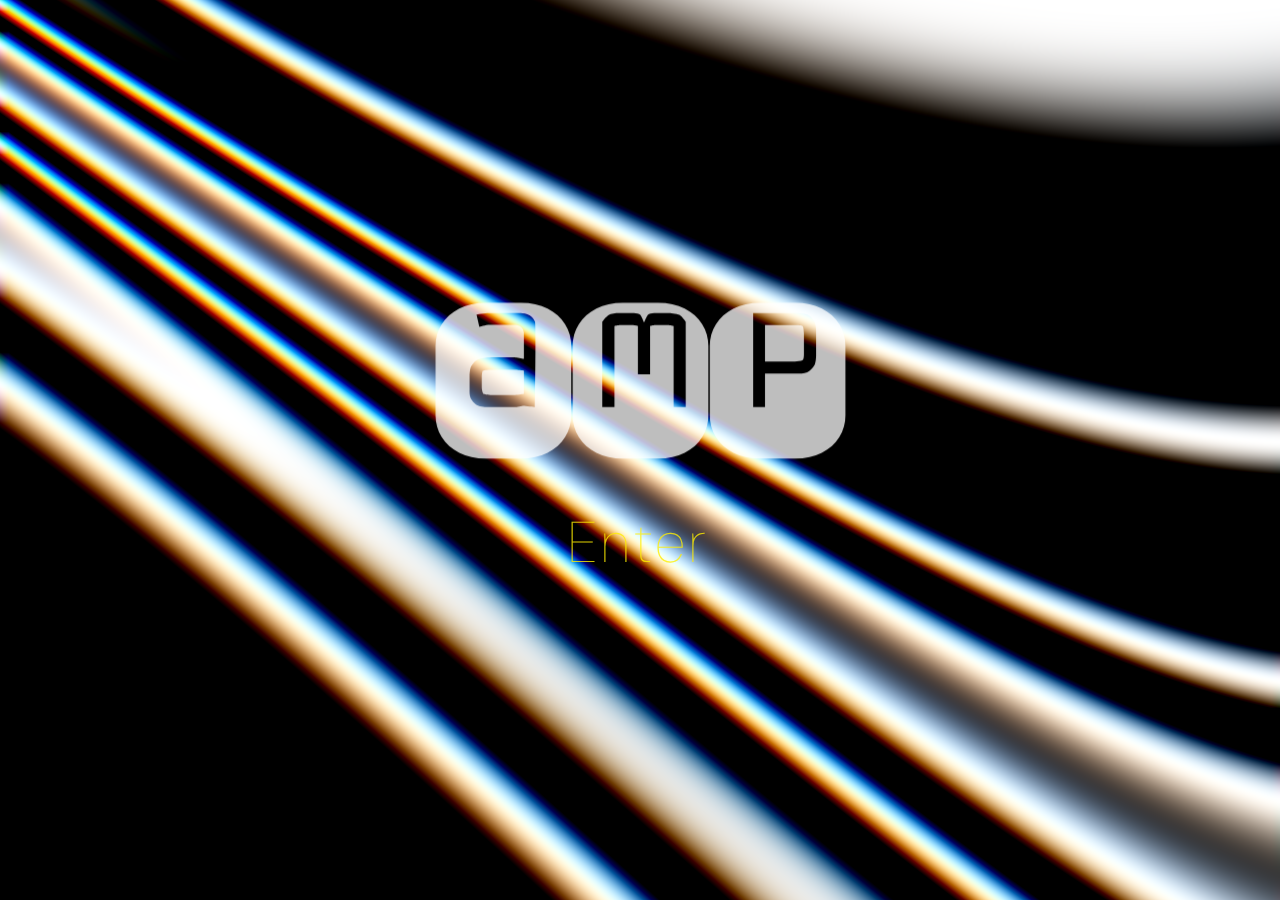
<file: index.html>
<!doctype html>
<html lang="en">
<head>
  <meta charset="UTF-8" />
  <meta name="viewport" content="width=device-width, initial-scale=1.0" />

  <link rel="icon" type="image/svg+xml" href="/icon.svg" />
  <title>AMP | Personal website of Arie M. Prasetyo</title>
  <meta name="description" content="AMP, the personal website of Arie M. Prasetyo, senior technical manager & software developer from Indonesia with over 20 years of experience working with many companies, clients, and co-workers from various countries & continents.">
  <meta name="keywords" content="senior technical manager, software developer, javascript, modern web design, creative coding, web application, development">
  <meta name="author" content="Arie M. Prasetyo">
  
  <link rel="preconnect" href="https://fonts.googleapis.com">
  <link rel="preconnect" href="https://fonts.gstatic.com" crossorigin>
  <link href="https://fonts.googleapis.com/css2?family=DM+Sans:ital,opsz,wght@0,9..40,100..1000;1,9..40,100..1000&family=Ultra&display=swap" rel="stylesheet">

  <meta property="og:title" content="AMP | Arie M. Prasetyo"/>
  <meta property="og:description" content="AMP, the personal website of Arie M. Prasetyo, senior technical manager & software developer from Indonesia with over 20 years of experience working with many companies, clients, and co-workers from various countries & continents."/>
  <meta property="og:image" content="https://arisetyo.github.io/og.png"/>
  <meta property="og:image:secure_url" content="https://arisetyo.github.io/og.png"/>
  <meta property="og:image:width" content="600"/>
  <meta property="og:image:height" content="301"/>
  <meta property="og:url" content="https://arisetyo.github.io/"/>
  <meta property="og:type" content="website"/>
  <meta property="og:site_name" content="AMP"/>
  <meta property="og:locale" content="en_US"/>
  <meta property="og:locale:alternate" content="id_ID"/>

  <meta name="twitter:card" content="summary_large_image"/>
  <meta name="twitter:site" content="@arisetyo_v2"/>
  <meta name="twitter:creator" content="@arisetyo_v2"/>
  <meta name="twitter:title" content="AMP | Arie M. Prasetyo"/>
  <meta name="twitter:description" content="AMP, the personal website of Arie M. Prasetyo, senior technical manager & software developer from Indonesia with over 20 years of experience working with many companies, clients, and co-workers from various countries & continents."/>
  <meta name="twitter:image" content="https://arisetyo.github.io/og.png"/>

  <script type="module" crossorigin src="/assets/main-D3Dq9UjE.js"></script>
  <link rel="modulepreload" crossorigin href="/assets/anime.es-CHPHoHaE.js">
  <link rel="modulepreload" crossorigin href="/assets/RGBShiftShader-UoLBgeHZ.js">
  <link rel="modulepreload" crossorigin href="/assets/transitions-B-yrgjAn.js">
  <link rel="stylesheet" crossorigin href="/assets/transitions-CYTbflLL.css">
  <link rel="stylesheet" crossorigin href="/assets/main-15g62NEL.css">
</head>
<body onload="onFirstLoad('landing')">

  <div class="transition">
    <div></div><div></div>
    <div></div><div></div>
    <div></div><div></div>
    <div></div><div></div>
  </div>

  <main>
    <div id="background" class="background"></div>
    <div class="content">
      <span onclick="goToPage('home.html')">
        <svg viewBox="0 0 423 161" fill="none" xmlns="http://www.w3.org/2000/svg">
          <path d="M52.3281 161C41.7812 161 32.6406 159.008 24.9062 155.023C17.1719 150.961 11.1562 145.531 6.85938 138.734C2.64062 131.938 0.53125 124.477 0.53125 116.352V45.1016C0.53125 36.8984 2.64062 29.4375 6.85938 22.7188C11.1562 15.9219 17.1719 10.5312 24.9062 6.54688C32.6406 2.48438 41.7812 0.453125 52.3281 0.453125H88.4219C98.9688 0.453125 108.109 2.48438 115.844 6.54688C123.656 10.5312 129.672 15.9219 133.891 22.7188C138.109 29.4375 140.219 36.8984 140.219 45.1016V116.352C140.219 124.477 138.109 131.938 133.891 138.734C129.672 145.531 123.656 150.961 115.844 155.023C108.109 159.008 98.9688 161 88.4219 161H52.3281ZM56.4297 107.914C58 107.914 80.6875 107.914 82.0938 107.914C83.5 107.914 89.9688 106.516 91.2344 106.508C92.5 106.5 102.836 107.797 102.836 107.797C102.836 107.797 104.172 23.3125 102.836 19.9062C101.5 16.5 99 13.9424 94.8672 12.4062C90.7344 10.8701 88.8281 11 83.1484 11C77.4688 11 62 11 56.4297 11C50.8594 11 42.7188 12.6406 42.7188 12.6406L45.6484 25.4141C45.6484 25.4141 51.8281 23.1875 56.6641 23.1875C61.5 23.1875 80.0938 23.0164 82.7969 23.1875C85.5 23.3586 86.6562 23.9219 88.8281 25.7109C91 27.5 91.4688 30.9219 91.4688 30.9219V58.2266C91.4688 58.2266 85.5 57 83.1484 56.8203C80.7969 56.6406 60 56.8203 56.4297 56.8203C52.8594 56.8203 48 57.5 44.7109 58.5781C41.4219 59.6562 38.5 63.5 37.2109 65.9609C35.9219 68.4219 35.5703 73.9297 35.5703 75.5703C35.5703 77.2109 35.5703 86.5625 35.5703 89.2812C35.5703 92 35.2109 96.6705 37.5 100C39.7891 103.33 41.3125 105.102 44.7109 106.508C48.1094 107.914 54.8594 107.914 56.4297 107.914ZM57.1328 95.4922C52.2656 95.4922 49.75 94.3203 49.75 94.3203C49.75 94.3203 48.1094 91.5781 48.1094 87.2891C48.1094 83 48.1094 81 48.1094 77.2109C48.1094 73.4219 49.0469 70.5312 49.0469 70.5312C49.0469 70.5312 51.2656 69.3594 57.1328 69.3594C63 69.3594 78 69.3594 82.5625 69.3594C87.125 69.3594 91.4688 70.2969 91.4688 70.2969V94.3203C91.4688 94.3203 86.1562 95.4922 82.3281 95.4922C78.5 95.4922 62 95.4922 57.1328 95.4922Z" fill="white"/>
          <path d="M193.478 161C182.931 161 173.791 159.008 166.056 155.023C158.322 150.961 152.306 145.531 148.009 138.734C143.791 131.938 141.681 124.477 141.681 116.352V45.1016C141.681 36.8984 143.791 29.4375 148.009 22.7188C152.306 15.9219 158.322 10.5312 166.056 6.54688C173.791 2.48438 182.931 0.453125 193.478 0.453125H229.572C240.119 0.453125 249.259 2.48438 256.994 6.54688C264.806 10.5312 270.822 15.9219 275.041 22.7188C279.259 29.4375 281.369 36.8984 281.369 45.1016V116.352C281.369 124.477 279.259 131.938 275.041 138.734C270.822 145.531 264.806 150.961 256.994 155.023C249.259 159.008 240.119 161 229.572 161H193.478ZM172.15 107.914H184.689V24.4766C184.689 24.4766 188.862 23.4219 190.431 23.4219C192 23.4219 201.5 23.4219 203.791 23.4219C206.081 23.4219 208.83 24.4766 208.83 24.4766V74.1641H221.369V24.4766C221.369 24.4766 224.816 23.4219 226.408 23.4219C228 23.4219 238.269 23.4219 239.884 23.4219C241.5 23.4219 245.627 24.4766 245.627 24.4766V107.914H258.048V20.1406C258.048 20.1406 254 14.0462 251.5 12.875C249 11.7038 240.822 11 240.822 11C240.822 11 227.941 11 225.47 11C223 11 220.284 11.75 219.142 12.875C218 14 215.158 20.9609 215.158 20.9609C215.158 20.9609 212.5 14 211.291 12.875C210.081 11.75 207 11 204.845 11C202.691 11 189.494 11 189.494 11C189.494 11 183.133 10.8912 179.65 12.6406C175.949 14.4999 172.15 20.1406 172.15 20.1406V107.914Z" fill="white"/>
          <path d="M334.628 161C324.081 161 314.941 159.008 307.206 155.023C299.472 150.961 293.456 145.531 289.159 138.734C284.941 131.938 282.831 124.477 282.831 116.352V45.1016C282.831 36.8984 284.941 29.4375 289.159 22.7188C293.456 15.9219 299.472 10.5312 307.206 6.54688C314.941 2.48438 324.081 0.453125 334.628 0.453125H370.722C381.269 0.453125 390.409 2.48438 398.144 6.54688C405.956 10.5312 411.972 15.9219 416.191 22.7188C420.409 29.4375 422.519 36.8984 422.519 45.1016V116.352C422.519 124.477 420.409 131.938 416.191 138.734C411.972 145.531 405.956 150.961 398.144 155.023C390.409 159.008 381.269 161 370.722 161H334.628ZM327.48 107.914H339.667V73.3438C339.667 73.3438 368 73.3438 371.191 73.3438C374.381 73.3438 379.787 73.375 383.144 71.9375C386.5 70.5 389.5 66.5 390.644 64.5547C391.787 62.6094 392.284 57.4531 392.284 54.4766C392.284 51.5 392.284 32.5 392.284 29.9844C392.284 27.4688 392 23 390.644 20.1406C389.287 17.2812 386 14 383.144 12.6406C380.287 11.2812 371.191 11 371.191 11H327.48V107.914ZM339.667 60.9219V23.4219C339.667 23.4219 368 23.4219 370.487 23.4219C372.975 23.4219 377.647 23.4219 378.573 24.7109C379.5 26 379.745 31.625 379.745 31.625C379.745 31.625 379.745 50.5 379.745 53.1875C379.745 55.875 379.5 59 378.105 59.75C376.709 60.5 372.975 60.9219 370.487 60.9219C368 60.9219 339.667 60.9219 339.667 60.9219Z" fill="white"/>
        </svg>
      </span>
      <h1>
        <span onclick="goToPage('home.html')" class="splt">Enter</span>
      </h1>
      <div class="warning">
        This website is a digital artwork that was designed to be viewed on a desktop or laptop computer. It's not an "app". If you want to view it on your phone, you can; but that is not how it was intended to be (in a 1920px wide screen).
        <br/>Please take time to view it on your desktop browser later!
      </div>
    </div>
  </main>


</body>
</html>
</file>
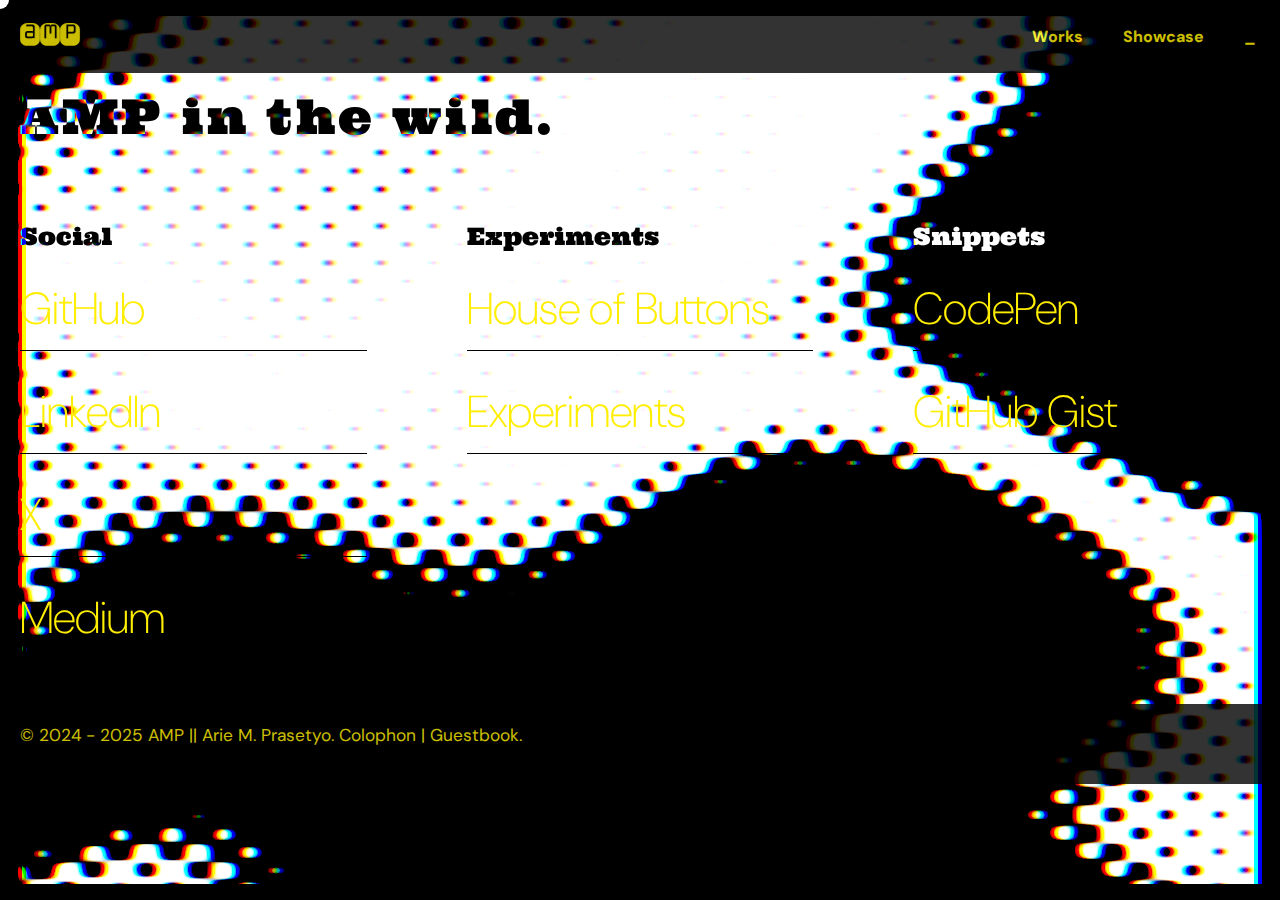
<file: contact.html>
<!doctype html>
<html lang="en">
<head>
  <meta charset="UTF-8" />
  <meta name="viewport" content="width=device-width, initial-scale=1.0" />

  <link rel="icon" type="image/svg+xml" href="/icon.svg" />
  <title>AMP | Personal website of Arie M. Prasetyo - In the wild</title>
  <meta name="description" content="AMP, the personal website of Arie M. Prasetyo, senior technical manager & software developer from Indonesia with over 20 years of experience working with many companies, clients, and co-workers from various countries & continents.">
  <meta name="keywords" content="senior technical manager, software developer, javascript, modern web design, creative coding, web application, development">
  <meta name="author" content="Arie M. Prasetyo">
  
  <link rel="preconnect" href="https://fonts.googleapis.com">
  <link rel="preconnect" href="https://fonts.gstatic.com" crossorigin>
  <link href="https://fonts.googleapis.com/css2?family=DM+Sans:ital,opsz,wght@0,9..40,100..1000;1,9..40,100..1000&family=Ultra&display=swap" rel="stylesheet">

  <meta property="og:title" content="AMP | Arie M. Prasetyo"/>
  <meta property="og:description" content="AMP, the personal website of Arie M. Prasetyo, senior technical manager & software developer from Indonesia with over 20 years of experience working with many companies, clients, and co-workers from various countries & continents."/>
  <meta property="og:image" content="https://arisetyo.github.io/og.png"/>
  <meta property="og:image:secure_url" content="https://arisetyo.github.io/og.png"/>
  <meta property="og:image:width" content="600"/>
  <meta property="og:image:height" content="301"/>
  <meta property="og:url" content="https://arisetyo.github.io/"/>
  <meta property="og:type" content="website"/>
  <meta property="og:site_name" content="AMP"/>
  <meta property="og:locale" content="en_US"/>
  <meta property="og:locale:alternate" content="id_ID"/>

  <meta name="twitter:card" content="summary_large_image"/>
  <meta name="twitter:site" content="@arisetyo_v2"/>
  <meta name="twitter:creator" content="@arisetyo_v2"/>
  <meta name="twitter:title" content="AMP | Arie M. Prasetyo"/>
  <meta name="twitter:description" content="AMP, the personal website of Arie M. Prasetyo, senior technical manager & software developer from Indonesia with over 20 years of experience working with many companies, clients, and co-workers from various countries & continents."/>
  <meta name="twitter:image" content="https://arisetyo.github.io/og.png"/>

  <script type="module" crossorigin src="/assets/contact-BksVkGft.js"></script>
  <link rel="modulepreload" crossorigin href="/assets/anime.es-CHPHoHaE.js">
  <link rel="modulepreload" crossorigin href="/assets/RGBShiftShader-UoLBgeHZ.js">
  <link rel="modulepreload" crossorigin href="/assets/OutputPass-BVtf50tg.js">
  <link rel="modulepreload" crossorigin href="/assets/transitions-B-yrgjAn.js">
  <link rel="modulepreload" crossorigin href="/assets/cursor-CVGXRmtk.js">
  <link rel="stylesheet" crossorigin href="/assets/transitions-CYTbflLL.css">
  <link rel="stylesheet" crossorigin href="/assets/cursor-CL9uK-6a.css">
  <link rel="stylesheet" crossorigin href="/assets/contact-1JfrWaeH.css">
</head>
<body onload="onFirstLoad('landing')">

  <div id="jelly_cursor"></div>

  <div class="transition">
    <div></div><div></div>
    <div></div><div></div>
    <div></div><div></div>
    <div></div><div></div>
  </div>

  <div class="container" x-data="data">
    
    <div id="background" class="background"></div>
    
    <div class="content">
      <header>
        <a onclick="goToPage('home.html')" title="Home page">
          <div class="logo">
            <svg width="60" viewBox="0 0 423 161" fill="none" xmlns="http://www.w3.org/2000/svg">
              <path d="M52.3281 161C41.7812 161 32.6406 159.008 24.9062 155.023C17.1719 150.961 11.1562 145.531 6.85938 138.734C2.64062 131.938 0.53125 124.477 0.53125 116.352V45.1016C0.53125 36.8984 2.64062 29.4375 6.85938 22.7188C11.1562 15.9219 17.1719 10.5312 24.9062 6.54688C32.6406 2.48438 41.7812 0.453125 52.3281 0.453125H88.4219C98.9688 0.453125 108.109 2.48438 115.844 6.54688C123.656 10.5312 129.672 15.9219 133.891 22.7188C138.109 29.4375 140.219 36.8984 140.219 45.1016V116.352C140.219 124.477 138.109 131.938 133.891 138.734C129.672 145.531 123.656 150.961 115.844 155.023C108.109 159.008 98.9688 161 88.4219 161H52.3281ZM56.4297 107.914C58 107.914 80.6875 107.914 82.0938 107.914C83.5 107.914 89.9688 106.516 91.2344 106.508C92.5 106.5 102.836 107.797 102.836 107.797C102.836 107.797 104.172 23.3125 102.836 19.9062C101.5 16.5 99 13.9424 94.8672 12.4062C90.7344 10.8701 88.8281 11 83.1484 11C77.4688 11 62 11 56.4297 11C50.8594 11 42.7188 12.6406 42.7188 12.6406L45.6484 25.4141C45.6484 25.4141 51.8281 23.1875 56.6641 23.1875C61.5 23.1875 80.0938 23.0164 82.7969 23.1875C85.5 23.3586 86.6562 23.9219 88.8281 25.7109C91 27.5 91.4688 30.9219 91.4688 30.9219V58.2266C91.4688 58.2266 85.5 57 83.1484 56.8203C80.7969 56.6406 60 56.8203 56.4297 56.8203C52.8594 56.8203 48 57.5 44.7109 58.5781C41.4219 59.6562 38.5 63.5 37.2109 65.9609C35.9219 68.4219 35.5703 73.9297 35.5703 75.5703C35.5703 77.2109 35.5703 86.5625 35.5703 89.2812C35.5703 92 35.2109 96.6705 37.5 100C39.7891 103.33 41.3125 105.102 44.7109 106.508C48.1094 107.914 54.8594 107.914 56.4297 107.914ZM57.1328 95.4922C52.2656 95.4922 49.75 94.3203 49.75 94.3203C49.75 94.3203 48.1094 91.5781 48.1094 87.2891C48.1094 83 48.1094 81 48.1094 77.2109C48.1094 73.4219 49.0469 70.5312 49.0469 70.5312C49.0469 70.5312 51.2656 69.3594 57.1328 69.3594C63 69.3594 78 69.3594 82.5625 69.3594C87.125 69.3594 91.4688 70.2969 91.4688 70.2969V94.3203C91.4688 94.3203 86.1562 95.4922 82.3281 95.4922C78.5 95.4922 62 95.4922 57.1328 95.4922Z" fill="rgb(255, 238, 0)"/>
              <path d="M193.478 161C182.931 161 173.791 159.008 166.056 155.023C158.322 150.961 152.306 145.531 148.009 138.734C143.791 131.938 141.681 124.477 141.681 116.352V45.1016C141.681 36.8984 143.791 29.4375 148.009 22.7188C152.306 15.9219 158.322 10.5312 166.056 6.54688C173.791 2.48438 182.931 0.453125 193.478 0.453125H229.572C240.119 0.453125 249.259 2.48438 256.994 6.54688C264.806 10.5312 270.822 15.9219 275.041 22.7188C279.259 29.4375 281.369 36.8984 281.369 45.1016V116.352C281.369 124.477 279.259 131.938 275.041 138.734C270.822 145.531 264.806 150.961 256.994 155.023C249.259 159.008 240.119 161 229.572 161H193.478ZM172.15 107.914H184.689V24.4766C184.689 24.4766 188.862 23.4219 190.431 23.4219C192 23.4219 201.5 23.4219 203.791 23.4219C206.081 23.4219 208.83 24.4766 208.83 24.4766V74.1641H221.369V24.4766C221.369 24.4766 224.816 23.4219 226.408 23.4219C228 23.4219 238.269 23.4219 239.884 23.4219C241.5 23.4219 245.627 24.4766 245.627 24.4766V107.914H258.048V20.1406C258.048 20.1406 254 14.0462 251.5 12.875C249 11.7038 240.822 11 240.822 11C240.822 11 227.941 11 225.47 11C223 11 220.284 11.75 219.142 12.875C218 14 215.158 20.9609 215.158 20.9609C215.158 20.9609 212.5 14 211.291 12.875C210.081 11.75 207 11 204.845 11C202.691 11 189.494 11 189.494 11C189.494 11 183.133 10.8912 179.65 12.6406C175.949 14.4999 172.15 20.1406 172.15 20.1406V107.914Z" fill="rgb(255, 238, 0)"/>
              <path d="M334.628 161C324.081 161 314.941 159.008 307.206 155.023C299.472 150.961 293.456 145.531 289.159 138.734C284.941 131.938 282.831 124.477 282.831 116.352V45.1016C282.831 36.8984 284.941 29.4375 289.159 22.7188C293.456 15.9219 299.472 10.5312 307.206 6.54688C314.941 2.48438 324.081 0.453125 334.628 0.453125H370.722C381.269 0.453125 390.409 2.48438 398.144 6.54688C405.956 10.5312 411.972 15.9219 416.191 22.7188C420.409 29.4375 422.519 36.8984 422.519 45.1016V116.352C422.519 124.477 420.409 131.938 416.191 138.734C411.972 145.531 405.956 150.961 398.144 155.023C390.409 159.008 381.269 161 370.722 161H334.628ZM327.48 107.914H339.667V73.3438C339.667 73.3438 368 73.3438 371.191 73.3438C374.381 73.3438 379.787 73.375 383.144 71.9375C386.5 70.5 389.5 66.5 390.644 64.5547C391.787 62.6094 392.284 57.4531 392.284 54.4766C392.284 51.5 392.284 32.5 392.284 29.9844C392.284 27.4688 392 23 390.644 20.1406C389.287 17.2812 386 14 383.144 12.6406C380.287 11.2812 371.191 11 371.191 11H327.48V107.914ZM339.667 60.9219V23.4219C339.667 23.4219 368 23.4219 370.487 23.4219C372.975 23.4219 377.647 23.4219 378.573 24.7109C379.5 26 379.745 31.625 379.745 31.625C379.745 31.625 379.745 50.5 379.745 53.1875C379.745 55.875 379.5 59 378.105 59.75C376.709 60.5 372.975 60.9219 370.487 60.9219C368 60.9219 339.667 60.9219 339.667 60.9219Z" fill="rgb(255, 238, 0)"/>
            </svg>            
          </div>
        </a>
        <menu>
          <ul>
            <li><a onclick="goToPage('works.html')" title="Body of work" class="splt">Works</a></li>
            <li><a onclick="goToPage('showcase.html')" title="Showcase of work" class="splt">Showcase</a></li>
            <li><a href="#">_</a></li>
          </ul>
        </menu>
      </header>
      
      <main>
        <h1 id="top-header">
          AMP in the wild.
        </h1>

        <div class="grid-container">
          <div class="grid-item">
            <h2>Social</h2>
            <a
              class="flipBtn"
              data-back="github.com/arisetyo"
              data-front="GitHub"
              href="https://github.com/arisetyo" target="_blank"></a>
            <a
              class="flipBtn"
              data-back="linkedin.com/in/arie-m-prasetyo"
              data-front="LinkedIn"
              href="https://www.linkedin.com/in/arie-m-prasetyo/" target="_blank"></a>
            <a
              class="flipBtn"
              data-back="x.com/arisetyo_v2"
              data-front="X"
              href="https://x.com/arisetyo_v2" target="_blank"></a>
            <a
              class="flipBtn"
              data-back="arie-m-prasetyo.medium.com"
              data-front="Medium"
              href="https://arie-m-prasetyo.medium.com/" target="_blank"></a>
          </div>
          <div class="grid-item">
            <h2>Experiments</h2>
            <a
              class="flipBtn"
              data-back="house-of-buttons.vercel.app"
              data-front="House of Buttons"
              href="https://house-of-buttons.vercel.app/" target="_blank"></a>
            <a
              class="flipBtn"
              data-back="this-is-amp.vercel.app"
              data-front="Experiments"
              href="https://this-is-amp.vercel.app/" target="_blank"></a>
          </div>
          <div class="grid-item">
            <h2>Snippets</h2>
            <a
              class="flipBtn"
              data-back="codepen.io/uixamp"
              data-front="CodePen"
              href="https://codepen.io/uixamp" target="_blank"></a>
            <a
              class="flipBtn"
              data-back="gist.github.com/arisetyo"
              data-front="GitHub Gist"
              href="https://gist.github.com/arisetyo" target="_blank"></a>
          </div>
        </div>
      </main>

      <footer>
        <p>
          © 2024 - 2025 AMP || Arie M. Prasetyo.
          <a onclick="goToPage('colophon.html')" title="Colophon" class="splt">Colophon</a> |
          <a onclick="goToPage('guestbook.html')" title="Guestbook" class="splt">Guestbook</a>.
        </p>
      </footer>
    </div>
  </div>

</body>
</html>
</file>
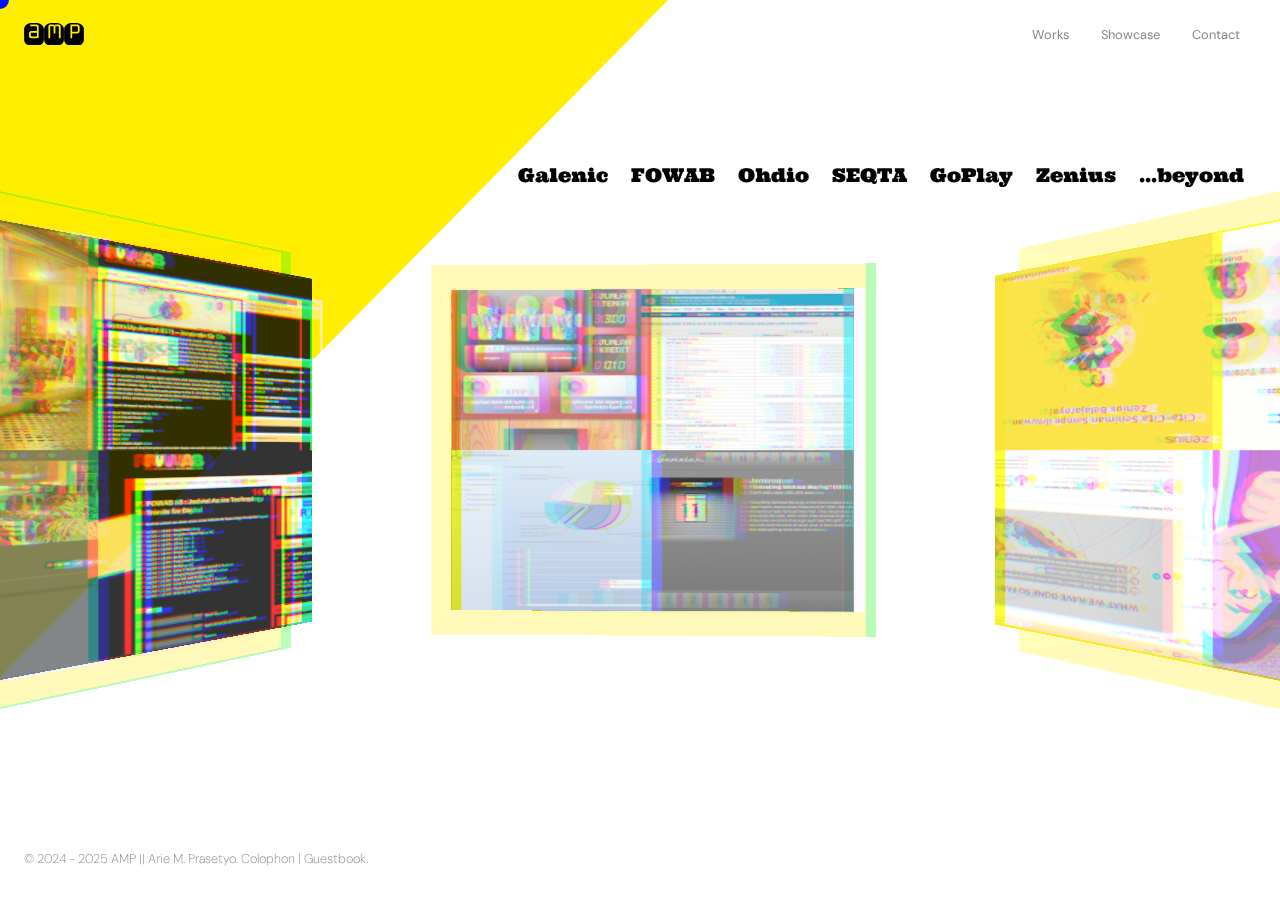
<file: home.html>
<!doctype html>
<html lang="en">
<head>
  <meta charset="UTF-8" />
  <meta name="viewport" content="width=device-width, initial-scale=1.0" />
  
  <link rel="icon" type="image/svg+xml" href="/icon.svg" />
  <title>AMP | Personal website of Arie M. Prasetyo - Welcome to AMP</title>
  <meta name="description" content="AMP, the personal website of Arie M. Prasetyo, senior technical manager & software developer from Indonesia with over 20 years of experience working with many companies, clients, and co-workers from various countries & continents.">
  <meta name="keywords" content="senior technical manager, software developer, javascript, modern web design, creative coding, web application, development">
  <meta name="author" content="Arie M. Prasetyo">

  <link rel="preconnect" href="https://fonts.googleapis.com">
  <link rel="preconnect" href="https://fonts.gstatic.com" crossorigin>
  <link href="https://fonts.googleapis.com/css2?family=DM+Sans:ital,opsz,wght@0,9..40,100..1000;1,9..40,100..1000&family=Ultra&display=swap" rel="stylesheet">

  <meta property="og:title" content="AMP | Arie M. Prasetyo"/>
  <meta property="og:description" content="AMP, the personal website of Arie M. Prasetyo, senior technical manager & software developer from Indonesia with over 20 years of experience working with many companies, clients, and co-workers from various countries & continents."/>
  <meta property="og:image" content="https://arisetyo.github.io/og.png"/>
  <meta property="og:image:secure_url" content="https://arisetyo.github.io/og.png"/>
  <meta property="og:image:width" content="600"/>
  <meta property="og:image:height" content="301"/>
  <meta property="og:url" content="https://arisetyo.github.io/"/>
  <meta property="og:type" content="website"/>
  <meta property="og:site_name" content="AMP"/>
  <meta property="og:locale" content="en_US"/>
  <meta property="og:locale:alternate" content="id_ID"/>

  <meta name="twitter:card" content="summary_large_image"/>
  <meta name="twitter:site" content="@arisetyo_v2"/>
  <meta name="twitter:creator" content="@arisetyo_v2"/>
  <meta name="twitter:title" content="AMP | Arie M. Prasetyo"/>
  <meta name="twitter:description" content="AMP, the personal website of Arie M. Prasetyo, senior technical manager & software developer from Indonesia with over 20 years of experience working with many companies, clients, and co-workers from various countries & continents."/>
  <meta name="twitter:image" content="https://arisetyo.github.io/og.png"/>
  <script type="module" crossorigin src="/assets/home-CnOUhVVW.js"></script>
  <link rel="modulepreload" crossorigin href="/assets/anime.es-CHPHoHaE.js">
  <link rel="modulepreload" crossorigin href="/assets/transitions-B-yrgjAn.js">
  <link rel="modulepreload" crossorigin href="/assets/module.esm-CLvO5GJR.js">
  <link rel="modulepreload" crossorigin href="/assets/RGBShiftShader-UoLBgeHZ.js">
  <link rel="modulepreload" crossorigin href="/assets/OutputPass-BVtf50tg.js">
  <link rel="modulepreload" crossorigin href="/assets/data-BrnQCZJF.js">
  <link rel="modulepreload" crossorigin href="/assets/cursor-CVGXRmtk.js">
  <link rel="stylesheet" crossorigin href="/assets/transitions-CYTbflLL.css">
  <link rel="stylesheet" crossorigin href="/assets/cursor-CL9uK-6a.css">
  <link rel="stylesheet" crossorigin href="/assets/home-SMZ-VUzI.css">
</head>
<body onload="onFirstLoad('home')">

  <div id="jelly_cursor"></div>

  <div class="transition">
    <div></div><div></div>
    <div></div><div></div>
    <div></div><div></div>
    <div></div><div></div>
  </div>

  <div class="accent">
    <svg width="668" height="677" viewBox="0 0 668 677" fill="none" xmlns="http://www.w3.org/2000/svg">
      <path d="M-6.32655e-05 677L-4.08029e-06 2.22715e-05L668 0.000121101L-6.32655e-05 677Z" fill="#FFEE00"/>
    </svg>
  </div>

  <div class="container" x-data="data">
    
    <div id="background" class="background"></div>
    
    <div class="content">
      <header>
        <div class="logo">
          <svg width="60" viewBox="0 0 423 161" fill="none" xmlns="http://www.w3.org/2000/svg">
            <path d="M52.3281 161C41.7812 161 32.6406 159.008 24.9062 155.023C17.1719 150.961 11.1562 145.531 6.85938 138.734C2.64062 131.938 0.53125 124.477 0.53125 116.352V45.1016C0.53125 36.8984 2.64062 29.4375 6.85938 22.7188C11.1562 15.9219 17.1719 10.5312 24.9062 6.54688C32.6406 2.48438 41.7812 0.453125 52.3281 0.453125H88.4219C98.9688 0.453125 108.109 2.48438 115.844 6.54688C123.656 10.5312 129.672 15.9219 133.891 22.7188C138.109 29.4375 140.219 36.8984 140.219 45.1016V116.352C140.219 124.477 138.109 131.938 133.891 138.734C129.672 145.531 123.656 150.961 115.844 155.023C108.109 159.008 98.9688 161 88.4219 161H52.3281ZM56.4297 107.914C58 107.914 80.6875 107.914 82.0938 107.914C83.5 107.914 89.9688 106.516 91.2344 106.508C92.5 106.5 102.836 107.797 102.836 107.797C102.836 107.797 104.172 23.3125 102.836 19.9062C101.5 16.5 99 13.9424 94.8672 12.4062C90.7344 10.8701 88.8281 11 83.1484 11C77.4688 11 62 11 56.4297 11C50.8594 11 42.7188 12.6406 42.7188 12.6406L45.6484 25.4141C45.6484 25.4141 51.8281 23.1875 56.6641 23.1875C61.5 23.1875 80.0938 23.0164 82.7969 23.1875C85.5 23.3586 86.6562 23.9219 88.8281 25.7109C91 27.5 91.4688 30.9219 91.4688 30.9219V58.2266C91.4688 58.2266 85.5 57 83.1484 56.8203C80.7969 56.6406 60 56.8203 56.4297 56.8203C52.8594 56.8203 48 57.5 44.7109 58.5781C41.4219 59.6562 38.5 63.5 37.2109 65.9609C35.9219 68.4219 35.5703 73.9297 35.5703 75.5703C35.5703 77.2109 35.5703 86.5625 35.5703 89.2812C35.5703 92 35.2109 96.6705 37.5 100C39.7891 103.33 41.3125 105.102 44.7109 106.508C48.1094 107.914 54.8594 107.914 56.4297 107.914ZM57.1328 95.4922C52.2656 95.4922 49.75 94.3203 49.75 94.3203C49.75 94.3203 48.1094 91.5781 48.1094 87.2891C48.1094 83 48.1094 81 48.1094 77.2109C48.1094 73.4219 49.0469 70.5312 49.0469 70.5312C49.0469 70.5312 51.2656 69.3594 57.1328 69.3594C63 69.3594 78 69.3594 82.5625 69.3594C87.125 69.3594 91.4688 70.2969 91.4688 70.2969V94.3203C91.4688 94.3203 86.1562 95.4922 82.3281 95.4922C78.5 95.4922 62 95.4922 57.1328 95.4922Z" fill="black"/>
            <path d="M193.478 161C182.931 161 173.791 159.008 166.056 155.023C158.322 150.961 152.306 145.531 148.009 138.734C143.791 131.938 141.681 124.477 141.681 116.352V45.1016C141.681 36.8984 143.791 29.4375 148.009 22.7188C152.306 15.9219 158.322 10.5312 166.056 6.54688C173.791 2.48438 182.931 0.453125 193.478 0.453125H229.572C240.119 0.453125 249.259 2.48438 256.994 6.54688C264.806 10.5312 270.822 15.9219 275.041 22.7188C279.259 29.4375 281.369 36.8984 281.369 45.1016V116.352C281.369 124.477 279.259 131.938 275.041 138.734C270.822 145.531 264.806 150.961 256.994 155.023C249.259 159.008 240.119 161 229.572 161H193.478ZM172.15 107.914H184.689V24.4766C184.689 24.4766 188.862 23.4219 190.431 23.4219C192 23.4219 201.5 23.4219 203.791 23.4219C206.081 23.4219 208.83 24.4766 208.83 24.4766V74.1641H221.369V24.4766C221.369 24.4766 224.816 23.4219 226.408 23.4219C228 23.4219 238.269 23.4219 239.884 23.4219C241.5 23.4219 245.627 24.4766 245.627 24.4766V107.914H258.048V20.1406C258.048 20.1406 254 14.0462 251.5 12.875C249 11.7038 240.822 11 240.822 11C240.822 11 227.941 11 225.47 11C223 11 220.284 11.75 219.142 12.875C218 14 215.158 20.9609 215.158 20.9609C215.158 20.9609 212.5 14 211.291 12.875C210.081 11.75 207 11 204.845 11C202.691 11 189.494 11 189.494 11C189.494 11 183.133 10.8912 179.65 12.6406C175.949 14.4999 172.15 20.1406 172.15 20.1406V107.914Z" fill="black"/>
            <path d="M334.628 161C324.081 161 314.941 159.008 307.206 155.023C299.472 150.961 293.456 145.531 289.159 138.734C284.941 131.938 282.831 124.477 282.831 116.352V45.1016C282.831 36.8984 284.941 29.4375 289.159 22.7188C293.456 15.9219 299.472 10.5312 307.206 6.54688C314.941 2.48438 324.081 0.453125 334.628 0.453125H370.722C381.269 0.453125 390.409 2.48438 398.144 6.54688C405.956 10.5312 411.972 15.9219 416.191 22.7188C420.409 29.4375 422.519 36.8984 422.519 45.1016V116.352C422.519 124.477 420.409 131.938 416.191 138.734C411.972 145.531 405.956 150.961 398.144 155.023C390.409 159.008 381.269 161 370.722 161H334.628ZM327.48 107.914H339.667V73.3438C339.667 73.3438 368 73.3438 371.191 73.3438C374.381 73.3438 379.787 73.375 383.144 71.9375C386.5 70.5 389.5 66.5 390.644 64.5547C391.787 62.6094 392.284 57.4531 392.284 54.4766C392.284 51.5 392.284 32.5 392.284 29.9844C392.284 27.4688 392 23 390.644 20.1406C389.287 17.2812 386 14 383.144 12.6406C380.287 11.2812 371.191 11 371.191 11H327.48V107.914ZM339.667 60.9219V23.4219C339.667 23.4219 368 23.4219 370.487 23.4219C372.975 23.4219 377.647 23.4219 378.573 24.7109C379.5 26 379.745 31.625 379.745 31.625C379.745 31.625 379.745 50.5 379.745 53.1875C379.745 55.875 379.5 59 378.105 59.75C376.709 60.5 372.975 60.9219 370.487 60.9219C368 60.9219 339.667 60.9219 339.667 60.9219Z" fill="black"/>
          </svg>            
        </div>
        <menu>
          <ul>
            <li><a onclick="goToPage('works.html')" title="Body of work" class="splt">Works</a></li>
            <li><a onclick="goToPage('showcase.html')" title="Showcase of work" class="splt">Showcase</a></li>
            <li><a onclick="goToPage('contact.html')" title="In the wild" class="splt">Contact</a></li>
          </ul>
        </menu>
      </header>
      
      <div class="helper">
        <span x-text="helper !== '' ? `Explore my journey ${helper}` : ''"></span>
      </div>

      <div class="hero">
        <a
          href="#"
          class="splt"
          onclick="rotateGroup(-30)"
          @mouseover="helper = 'in Galenic'"
          @click="showHero = true; selectedHero = 0"
        >Galenic</a>
        <a
          href="#"
          class="splt"
          onclick="rotateGroup(30)"
          @mouseover="helper = 'in FOWAB'"
          @click="showHero = true; selectedHero = 1"
        >FOWAB</a>
        <a
          href="#"
          class="splt"
          onclick="rotateGroup(90)"
          @mouseover="helper = 'in Ohdio'"
          @click="showHero = true; selectedHero = 2"
        >Ohdio</a>
        <a
         href="#"
          class="splt"
          onclick="rotateGroup(150)"
          @mouseover="helper = 'in SEQTA'"
          @click="showHero = true; selectedHero = 3"
        >SEQTA</a>
        <a
          href="#"
          class="splt"
          onclick="rotateGroup(210)"
          @mouseover="helper = 'in GoPlay'"
          @click="showHero = true; selectedHero = 4"
        >GoPlay</a>
        <a
          href="#"
          class="splt"
          onclick="rotateGroup(270)"
          @mouseover="helper = 'in Zenius'"
          @click="showHero = true; selectedHero = 5"
        >Zenius</a>
        <a
          href="#"
          class="splt"
          onclick="rotateGroup(0)"
          @mouseover="helper = 'Beyond'"
          @click="showHero = true; selectedHero = 6"
        >...beyond</a>
      </div>

      <main
        x-show="showHero"
        x-transition:enter.duration.500ms
        x-transition:leave.duration.400ms>
        <div class="selected_hero_container">
          <div class="hero_text">
            <h1 x-html="selectedHero !== null ? hero[selectedHero].name : ''"></h1>
            <div x-html="selectedHero !== null ? hero[selectedHero].history : ''"></div>
          </div>
          <div class="hero_image">
            <div class="image_container" :style="selectedHero !== null ? `background-image: url(${hero[selectedHero].image})` : ``"></div>
          </div>
          <div class="hero_sub">
            <h2 x-text="selectedHero !== null ? hero[selectedHero].role : ''"></h2>
          </div>
          <div class="hero_timeline">
            <h3 x-text="selectedHero !== null ? hero[selectedHero].timeline : ''"></h3>
          </div>
          <div class="hero_close">
            <a href="#" class="btn_flip" data-back="popup" data-front="close" @click="showHero = false"></a>
          </div>
        </div>
      </main>

      <footer>
        <p>
          © 2024 - 2025 AMP || Arie M. Prasetyo.
          <a onclick="goToPage('colophon.html')" title="Colophon" class="splt">Colophon</a> |
          <a onclick="goToPage('guestbook.html')" title="Guestbook" class="splt">Guestbook</a>.
        </p>
      </footer>
    </div>
  
  </div>

</body>
</html>
</file>
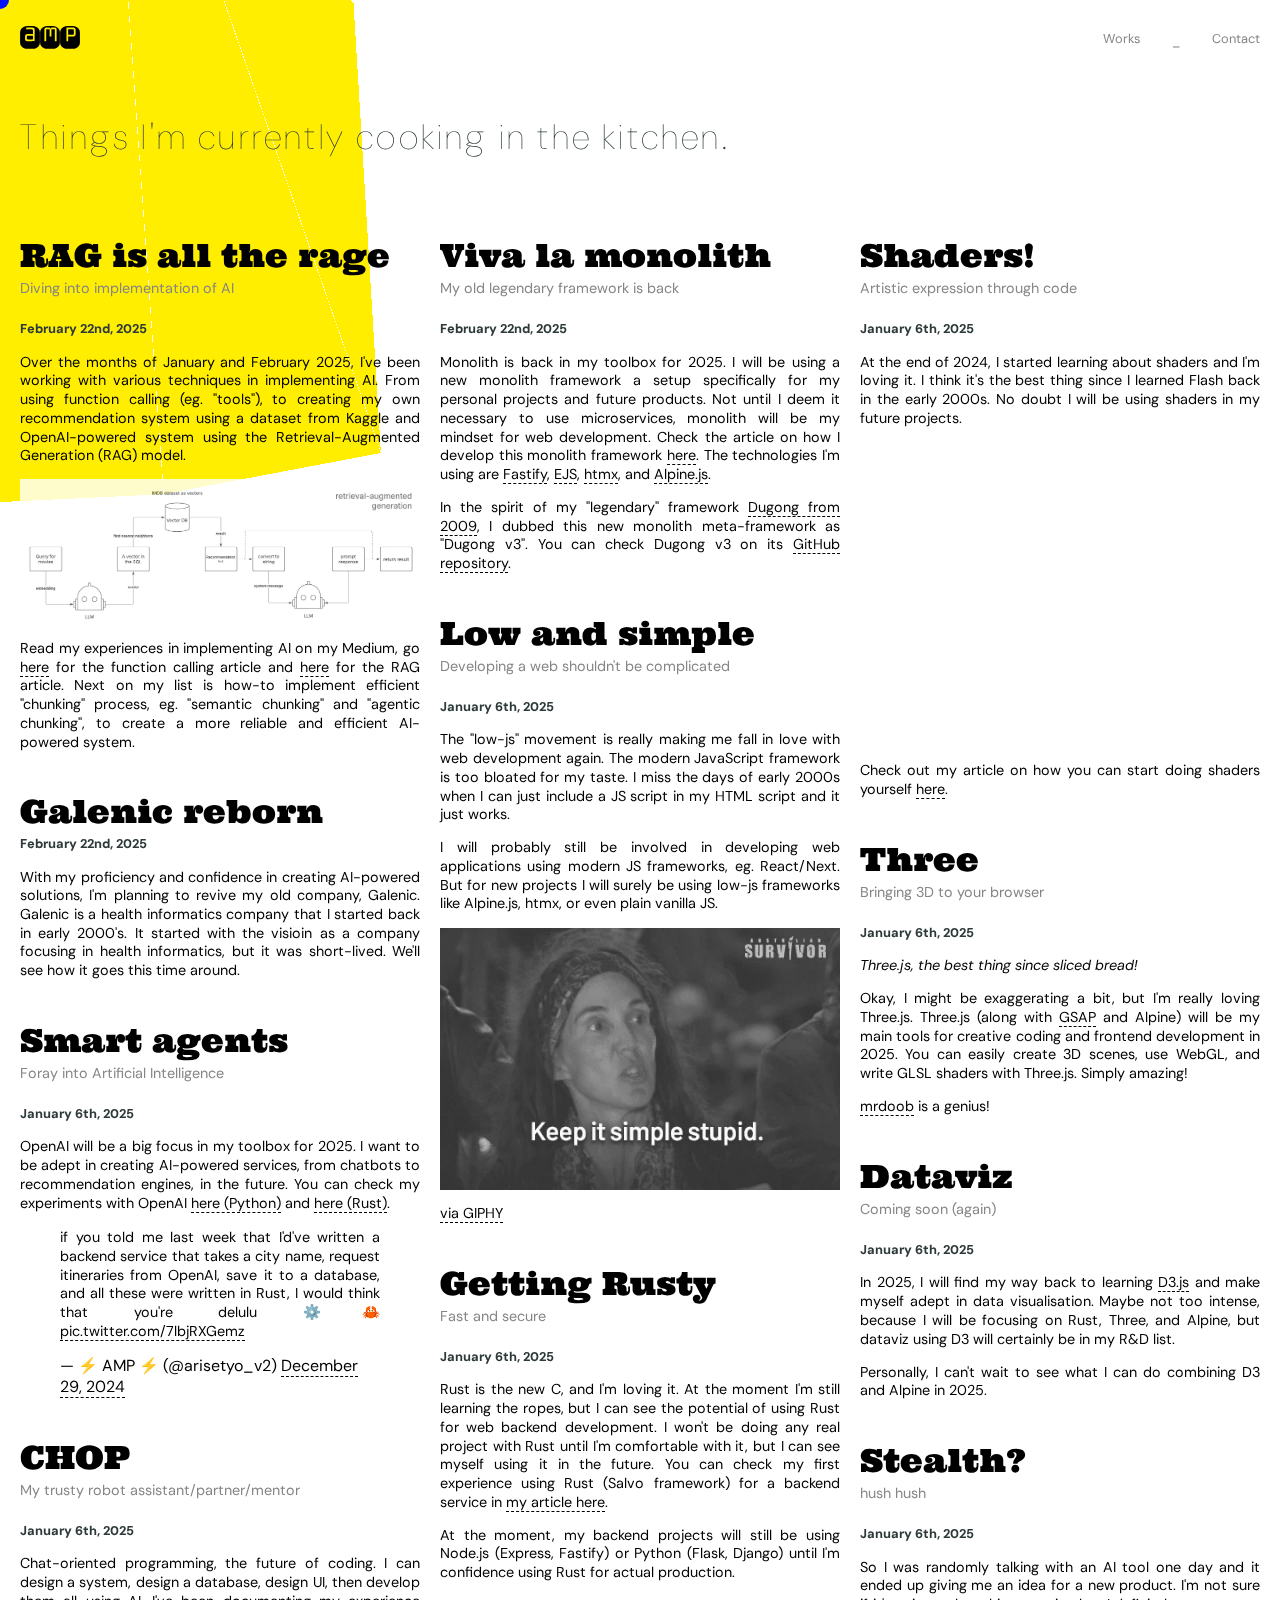
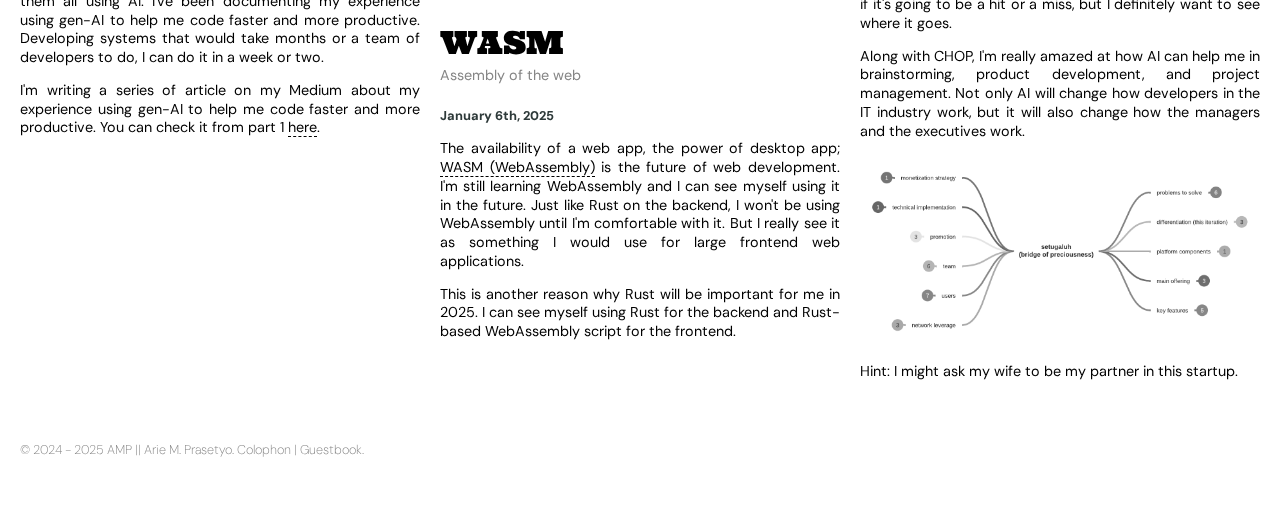
<file: showcase.html>
<!doctype html>
<html lang="en">
<head>
  <meta charset="UTF-8" />
  <meta name="viewport" content="width=device-width, initial-scale=1.0" />
  
  <link rel="icon" type="image/svg+xml" href="/icon.svg" />
  <title>AMP | Personal website of Arie M. Prasetyo - Currently cooking</title>
  <meta name="description" content="AMP, the personal website of Arie M. Prasetyo, senior technical manager & software developer from Indonesia with over 20 years of experience working with many companies, clients, and co-workers from various countries & continents.">
  <meta name="keywords" content="senior technical manager, software developer, javascript, modern web design, creative coding, web application, development">
  <meta name="author" content="Arie M. Prasetyo">

  <link rel="preconnect" href="https://fonts.googleapis.com">
  <link rel="preconnect" href="https://fonts.gstatic.com" crossorigin>
  <link href="https://fonts.googleapis.com/css2?family=DM+Sans:ital,opsz,wght@0,9..40,100..1000;1,9..40,100..1000&family=Ultra&display=swap" rel="stylesheet">
  <script type="module" crossorigin src="/assets/anime.es-CHPHoHaE.js"></script>
  <script type="module" crossorigin src="/assets/transitions-B-yrgjAn.js"></script>
  <script type="module" crossorigin src="/assets/ScrollTrigger-CYpJKVWP.js"></script>
  <script type="module" crossorigin src="/assets/module.esm-CLvO5GJR.js"></script>
  <script type="module" crossorigin src="/assets/data-BrnQCZJF.js"></script>
  <script type="module" crossorigin src="/assets/pages-C_wdNCHE.js"></script>
  <script type="module" crossorigin src="/assets/cursor-CVGXRmtk.js"></script>
  <link rel="stylesheet" crossorigin href="/assets/pages--GU48Hrc.css">
  <link rel="stylesheet" crossorigin href="/assets/transitions-CYTbflLL.css">
  <link rel="stylesheet" crossorigin href="/assets/cursor-CL9uK-6a.css">
</head>
<body
  onload="onFirstLoad('showcase')"
  x-data="data"
>

  <div id="jelly_cursor"></div>
  
  <div class="transition">
    <div></div><div></div>
    <div></div><div></div>
    <div></div><div></div>
    <div></div><div></div>
  </div>

  <div class="container" x-data="data">
    
    <div id="background" class="background"></div>
    
    <div class="content">
      <header>
        <a onclick="goToPage('home.html')" title="Home page">
          <div class="logo">
            <svg width="60" viewBox="0 0 423 161" fill="none" xmlns="http://www.w3.org/2000/svg">
              <path d="M52.3281 161C41.7812 161 32.6406 159.008 24.9062 155.023C17.1719 150.961 11.1562 145.531 6.85938 138.734C2.64062 131.938 0.53125 124.477 0.53125 116.352V45.1016C0.53125 36.8984 2.64062 29.4375 6.85938 22.7188C11.1562 15.9219 17.1719 10.5312 24.9062 6.54688C32.6406 2.48438 41.7812 0.453125 52.3281 0.453125H88.4219C98.9688 0.453125 108.109 2.48438 115.844 6.54688C123.656 10.5312 129.672 15.9219 133.891 22.7188C138.109 29.4375 140.219 36.8984 140.219 45.1016V116.352C140.219 124.477 138.109 131.938 133.891 138.734C129.672 145.531 123.656 150.961 115.844 155.023C108.109 159.008 98.9688 161 88.4219 161H52.3281ZM56.4297 107.914C58 107.914 80.6875 107.914 82.0938 107.914C83.5 107.914 89.9688 106.516 91.2344 106.508C92.5 106.5 102.836 107.797 102.836 107.797C102.836 107.797 104.172 23.3125 102.836 19.9062C101.5 16.5 99 13.9424 94.8672 12.4062C90.7344 10.8701 88.8281 11 83.1484 11C77.4688 11 62 11 56.4297 11C50.8594 11 42.7188 12.6406 42.7188 12.6406L45.6484 25.4141C45.6484 25.4141 51.8281 23.1875 56.6641 23.1875C61.5 23.1875 80.0938 23.0164 82.7969 23.1875C85.5 23.3586 86.6562 23.9219 88.8281 25.7109C91 27.5 91.4688 30.9219 91.4688 30.9219V58.2266C91.4688 58.2266 85.5 57 83.1484 56.8203C80.7969 56.6406 60 56.8203 56.4297 56.8203C52.8594 56.8203 48 57.5 44.7109 58.5781C41.4219 59.6562 38.5 63.5 37.2109 65.9609C35.9219 68.4219 35.5703 73.9297 35.5703 75.5703C35.5703 77.2109 35.5703 86.5625 35.5703 89.2812C35.5703 92 35.2109 96.6705 37.5 100C39.7891 103.33 41.3125 105.102 44.7109 106.508C48.1094 107.914 54.8594 107.914 56.4297 107.914ZM57.1328 95.4922C52.2656 95.4922 49.75 94.3203 49.75 94.3203C49.75 94.3203 48.1094 91.5781 48.1094 87.2891C48.1094 83 48.1094 81 48.1094 77.2109C48.1094 73.4219 49.0469 70.5312 49.0469 70.5312C49.0469 70.5312 51.2656 69.3594 57.1328 69.3594C63 69.3594 78 69.3594 82.5625 69.3594C87.125 69.3594 91.4688 70.2969 91.4688 70.2969V94.3203C91.4688 94.3203 86.1562 95.4922 82.3281 95.4922C78.5 95.4922 62 95.4922 57.1328 95.4922Z" fill="black"/>
              <path d="M193.478 161C182.931 161 173.791 159.008 166.056 155.023C158.322 150.961 152.306 145.531 148.009 138.734C143.791 131.938 141.681 124.477 141.681 116.352V45.1016C141.681 36.8984 143.791 29.4375 148.009 22.7188C152.306 15.9219 158.322 10.5312 166.056 6.54688C173.791 2.48438 182.931 0.453125 193.478 0.453125H229.572C240.119 0.453125 249.259 2.48438 256.994 6.54688C264.806 10.5312 270.822 15.9219 275.041 22.7188C279.259 29.4375 281.369 36.8984 281.369 45.1016V116.352C281.369 124.477 279.259 131.938 275.041 138.734C270.822 145.531 264.806 150.961 256.994 155.023C249.259 159.008 240.119 161 229.572 161H193.478ZM172.15 107.914H184.689V24.4766C184.689 24.4766 188.862 23.4219 190.431 23.4219C192 23.4219 201.5 23.4219 203.791 23.4219C206.081 23.4219 208.83 24.4766 208.83 24.4766V74.1641H221.369V24.4766C221.369 24.4766 224.816 23.4219 226.408 23.4219C228 23.4219 238.269 23.4219 239.884 23.4219C241.5 23.4219 245.627 24.4766 245.627 24.4766V107.914H258.048V20.1406C258.048 20.1406 254 14.0462 251.5 12.875C249 11.7038 240.822 11 240.822 11C240.822 11 227.941 11 225.47 11C223 11 220.284 11.75 219.142 12.875C218 14 215.158 20.9609 215.158 20.9609C215.158 20.9609 212.5 14 211.291 12.875C210.081 11.75 207 11 204.845 11C202.691 11 189.494 11 189.494 11C189.494 11 183.133 10.8912 179.65 12.6406C175.949 14.4999 172.15 20.1406 172.15 20.1406V107.914Z" fill="black"/>
              <path d="M334.628 161C324.081 161 314.941 159.008 307.206 155.023C299.472 150.961 293.456 145.531 289.159 138.734C284.941 131.938 282.831 124.477 282.831 116.352V45.1016C282.831 36.8984 284.941 29.4375 289.159 22.7188C293.456 15.9219 299.472 10.5312 307.206 6.54688C314.941 2.48438 324.081 0.453125 334.628 0.453125H370.722C381.269 0.453125 390.409 2.48438 398.144 6.54688C405.956 10.5312 411.972 15.9219 416.191 22.7188C420.409 29.4375 422.519 36.8984 422.519 45.1016V116.352C422.519 124.477 420.409 131.938 416.191 138.734C411.972 145.531 405.956 150.961 398.144 155.023C390.409 159.008 381.269 161 370.722 161H334.628ZM327.48 107.914H339.667V73.3438C339.667 73.3438 368 73.3438 371.191 73.3438C374.381 73.3438 379.787 73.375 383.144 71.9375C386.5 70.5 389.5 66.5 390.644 64.5547C391.787 62.6094 392.284 57.4531 392.284 54.4766C392.284 51.5 392.284 32.5 392.284 29.9844C392.284 27.4688 392 23 390.644 20.1406C389.287 17.2812 386 14 383.144 12.6406C380.287 11.2812 371.191 11 371.191 11H327.48V107.914ZM339.667 60.9219V23.4219C339.667 23.4219 368 23.4219 370.487 23.4219C372.975 23.4219 377.647 23.4219 378.573 24.7109C379.5 26 379.745 31.625 379.745 31.625C379.745 31.625 379.745 50.5 379.745 53.1875C379.745 55.875 379.5 59 378.105 59.75C376.709 60.5 372.975 60.9219 370.487 60.9219C368 60.9219 339.667 60.9219 339.667 60.9219Z" fill="black"/>
            </svg>            
          </div>
        </a>
        <span class="title">Things I'm currently cooking in the kitchen.</span>
        <menu>
          <ul>
            <li><a onclick="goToPage('works.html')" title="Body of work" class="splt">Works</a></li>
            <li><a href="#">_</a></li>
            <li><a onclick="goToPage('contact.html')" title="In the wild" class="splt">Contact</a></li>
          </ul>
        </menu>
      </header>
      
      <main>
        <h1 id="top-header">
          Things I'm currently cooking in the kitchen.
        </h1>
        <div class="grid-container">
          
          <!-- Column 1 -->
          <div class="grid-item">
            <!-- Section 1.1-->
            <section>
              <h2>RAG is all the rage</h2>
              <h3>Diving into implementation of AI</h3>
              <small>February 22nd, 2025</small>
              <p>
                Over the months of January and February 2025, I've been working with various techniques in implementing AI.
                From using function calling (eg. "tools"), to creating my own recommendation system using a dataset from Kaggle and OpenAI-powered system using the Retrieval-Augmented Generation (RAG) model.
              </p>
              <div class="h-container">
                <div class="image-container">
                  <img
                    class="full desaturated"
                    src="/showcase/rag.webp"
                    loading="lazy">
                </div>
              </div>
              <p>
                Read my experiences in implementing AI on my Medium, go <a href="https://arie-m-prasetyo.medium.com/equip-your-ai-model-with-tools-bc1829259bb3" target="_blank">here</a> for the function calling article and <a href="https://arie-m-prasetyo.medium.com/your-first-rag-a-tutorial-7d70ea7fc2a1" target="_blank">here</a> for the RAG article.
                Next on my list is how-to implement efficient "chunking" process, eg. "semantic chunking" and "agentic chunking", to create a more reliable and efficient AI-powered system.
              </p>
            </section>

            <!-- Section 1.2 Galenic-->
            <section>
              <h2>Galenic reborn</h2>
              <small>February 22nd, 2025</small>
              <p>
                With my proficiency and confidence in creating AI-powered solutions, I'm planning to revive my old company, Galenic.
                Galenic is a health informatics company that I started back in early 2000's. It started with the visioin as a company focusing in health informatics, but it was short-lived.
                We'll see how it goes this time around.
              </p>
            </section>

            <!-- Section 1.3 -->
            <section>
              <h2>Smart agents</h2>
              <h3>Foray into Artificial Intelligence</h3>
              <small>January 6th, 2025</small>
              <p>
                OpenAI will be a big focus in my toolbox for 2025. I want to be adept in creating AI-powered services, from chatbots to recommendation engines, in the future.
                You can check my experiments with OpenAI <a href="https://arie-m-prasetyo.medium.com/start-your-ai-journey-with-openai-3904f020a5b7" target="_blank">here (Python)</a> and <a href="https://arie-m-prasetyo.medium.com/smart-rusty-and-low-part-3-58c4548667ba" target="_blank">here (Rust)</a>.
              </p>
              <blockquote class="twitter-tweet"><p lang="en" dir="ltr">if you told me last week that I&#39;d&#39;ve written a backend service that takes a city name, request itineraries from OpenAI, save it to a database, and all these were written in Rust, I would think that you&#39;re delulu ⚙️🦀 <a href="https://t.co/7lbjRXGemz">pic.twitter.com/7lbjRXGemz</a></p>&mdash; ⚡️ AMP ⚡️ (@arisetyo_v2) <a href="https://twitter.com/arisetyo_v2/status/1873346315561906231?ref_src=twsrc%5Etfw">December 29, 2024</a></blockquote> <script async src="https://platform.twitter.com/widgets.js" charset="utf-8"></script>
            </section>

            <!-- Section 1.4 -->
            <section>
              <h2>CHOP</h2>
              <h3>My trusty robot assistant/partner/mentor</h3>
              <small>January 6th, 2025</small>
              <p>
                Chat-oriented programming, the future of coding. I can design a system, design a database, design UI, then develop them all using AI.
                I've been documenting my experience using gen-AI to help me code faster and more productive. Developing systems that would take months or a team of developers to do, I can do it in a week or two.
              </p>
              <p>
                I'm writing a series of article on my Medium about my experience using gen-AI to help me code faster and more productive.
                You can check it from part 1 <a href="https://arie-m-prasetyo.medium.com/smart-rusty-and-low-part-1-39804b1e68b9" target="_blank">here</a>.
              </p>
            </section>
          </div>

          <!-- Column 2 -->
          <div class="grid-item">
            <!-- Section 2.1-->
            <section>
              <h2>Viva la monolith</h2>
              <h3>My old legendary framework is back</h3>
              <small>February 22nd, 2025</small>
              <p>
                Monolith is back in my toolbox for 2025. I will be using a new monolith framework a setup specifically for my personal projects and future products. Not until I deem it necessary to use microservices, monolith will be my mindset for web development.
                Check the article on how I develop this monolith framework <a href="https://arie-m-prasetyo.medium.com/bringing-monolith-back-4c7600023b41" target="_blank">here</a>.
                The technologies I'm using are <a href="https://fastify.dev/" target="_blank">Fastify</a>, <a href="https://ejs.co/" target="_blank">EJS</a>, <a href="https://htmx.org/" target="_blank">htmx</a>, and <a href="https://alpinejs.dev/" target="_blank">Alpine.js</a>.
              </p>
              <p>
                In the spirit of my "legendary" framework <a href="https://code.google.com/archive/p/dugong/" target="_blank">Dugong from 2009</a>, I dubbed this new monolith meta-framework as "Dugong v3".
                You can check Dugong v3 on its <a href="https://github.com/arisetyo/dugong_v3" target="_blank">GitHub repository</a>.
              </p>
            </section>

            <!-- Section 2.2 -->
            <section>
              <h2>Low and simple</h2>
              <h3>Developing a web shouldn't be complicated</h3>
              <small>January 6th, 2025</small>
              <p>
                The "low-js" movement is really making me fall in love with web development again. The modern JavaScript framework is too bloated for my taste.
                I miss the days of early 2000s when I can just include a JS script in my HTML script and it just works.
              </p>
              <p>
                I will probably still be involved in developing web applications using modern JS frameworks, eg. React/Next.
                But for new projects I will surely be using low-js frameworks like Alpine.js, htmx, or even plain vanilla JS.
              </p>
              <div class="h-container">
                <div class="image-container">
                  <img
                    class="full desaturated"
                    src="/showcase/kiss.webp"
                    loading="lazy">
                </div>
              </div>
              <p><a href="https://giphy.com/gifs/survivorau-survivor-iiD22fqgXUGKy7ZfDe">via GIPHY</a></p>
            </section>

            <!-- Section 2.3 -->
            <section>
              <h2>Getting Rusty</h2>
              <h3>Fast and secure</h3>
              <small>January 6th, 2025</small>
              <p>
                Rust is the new C, and I'm loving it.
                At the moment I'm still learning the ropes, but I can see the potential of using Rust for web backend development.
                I won't be doing any real project with Rust until I'm comfortable with it, but I can see myself using it in the future.
                You can check my first experience using Rust (Salvo framework) for a backend service in <a href="https://arie-m-prasetyo.medium.com/smart-rusty-and-low-part-2-5231079980ac" target="_blank">my article here</a>.
              </p>
              <p>
                At the moment, my backend projects will still be using Node.js (Express, Fastify) or Python (Flask, Django) until I'm confidence using Rust for actual production.
              </p>
            </section>

            <!-- Section 2.4 -->
            <section>
              <h2>WASM</h2>
              <h3>Assembly of the web</h3>
              <small>January 6th, 2025</small>
              <p>
                The availability of a web app, the power of desktop app; <a href="https://webassembly.org/" target="_blank">WASM (WebAssembly)</a> is the future of web development.
                I'm still learning WebAssembly and I can see myself using it in the future.
                Just like Rust on the backend, I won't be using WebAssembly until I'm comfortable with it.
                But I really see it as something I would use for large frontend web applications.
              </p>
              <p>
                This is another reason why Rust will be important for me in 2025.
                I can see myself using Rust for the backend and Rust-based WebAssembly script for the frontend.
              </p>
            </section>
          </div>

          <!-- Column 3 -->
          <div class="grid-item">
            <!-- Section 3.1 -->
            <section>
              <h2>Shaders!</h2>
              <h3>Artistic expression through code</h3>
              <small>January 6th, 2025</small>
              <p>
                At the end of 2024, I started learning about shaders and I'm loving it. I think it's the best thing since I learned Flash back in the early 2000s.
                No doubt I will be using shaders in my future projects.
              </p>
              <iframe width="100%" height="300" src="https://www.youtube.com/embed/PDzX7qjsBIA?si=a0xT6GVBPmIVsspl" title="YouTube video player" frameborder="0" allow="accelerometer; autoplay; clipboard-write; encrypted-media; gyroscope; picture-in-picture; web-share" referrerpolicy="strict-origin-when-cross-origin" allowfullscreen></iframe>
              <p>
                Check out my article on how you can start doing shaders yourself <a href="https://arie-m-prasetyo.medium.com/start-doing-shaders-7f2448a458e1" target="_blank">here</a>.
              </p>
            </section>

            <!-- Section 3.2 -->
            <section>
              <h2>Three</h2>
              <h3>Bringing 3D to your browser</h3>
              <small>January 6th, 2025</small>
              <p>
                <em>Three.js, the best thing since sliced bread!</em>
              </p>
              <p>
                Okay, I might be exaggerating a bit, but I'm really loving Three.js. Three.js (along with <a href="https://gsap.com/" target="_blank">GSAP</a> and Alpine) will be my main tools for creative coding and frontend development in 2025.
                You can easily create 3D scenes, use WebGL, and write GLSL shaders with Three.js. Simply amazing!
              </p>
              <p>
                <a href="https://x.com/mrDoob" target="_blank">mrdoob</a> is a genius!
              </p>
            </section>

            <!-- Section 3.3 -->
            <section>
              <h2>Dataviz</h2>
              <h3>Coming soon (again)</h3>
              <small>January 6th, 2025</small>
              <p>
                In 2025, I will find my way back to learning <a href="https://d3js.org/" target="_blank">D3.js</a> and make myself adept in data visualisation.
                Maybe not too intense, because I will be focusing on Rust, Three, and Alpine, but dataviz using D3 will certainly be in my R&D list.
              </p>
              <p>
                Personally, I can't wait to see what I can do combining D3 and Alpine in 2025.
              </p>
            </section>

            <!-- Section 3.4 -->
            <section>
              <h2>Stealth?</h2>
              <h3>hush hush</h3>
              <small>January 6th, 2025</small>
              <p>
                So I was randomly talking with an AI tool one day and it ended up giving me an idea for a new product.
                I'm not sure if it's going to be a hit or a miss, but I definitely want to see where it goes.
              </p>
              <p>
                Along with CHOP, I'm really amazed at how AI can help me in brainstorming, product development, and project management.
                Not only AI will change how developers in the IT industry work, but it will also change how the managers and the executives work.
              </p>
              <div class="h-container">
                <div class="image-container">
                  <img
                    class="full desaturated"
                    src="/showcase/stealth.png"
                    loading="lazy">
                </div>
              </div>
              <p>
                Hint: I might ask my wife to be my partner in this startup.
              </p>
            </section>
          </div>

        </div>
      </main>

      <footer>
        <p>
          © 2024 - 2025 AMP || Arie M. Prasetyo.
          <a onclick="goToPage('colophon.html')" title="Colophon" class="splt">Colophon</a> |
          <a onclick="goToPage('guestbook.html')" title="Guestbook" class="splt">Guestbook</a>.
        </p>
      </footer>
    </div>
  </main>

</body>
</html>
</file>
<file: assets/transitions-CYTbflLL.css>
.transition{position:absolute;z-index:99;display:flex;width:100%;height:100%;top:0;left:0;margin:0;padding:0;pointer-events:none}.transition div{width:12.5vw;transform:scaleY(0);background-color:#fff}
</file>
<file: assets/main-15g62NEL.css>
body{--primary-accent: 255, 238, 0;--secondary-accent: 134, 134, 134;--font-accent: "Ultra", serif;--font-primary: "DM Sans", sans-serif;font-optical-sizing:auto;font-style:normal;margin:0;padding:0;overscroll-behavior:none;background-color:rgb(var(--primary-accent))}span{cursor:pointer}main{margin:0;padding:0;display:flex;justify-content:center;width:100%;height:100vh}main .background{position:fixed;top:0;left:0;width:100%;height:100%;z-index:-1;background-color:#000}main .content{display:flex;flex-direction:column;justify-content:center;align-items:center;opacity:.8}main .content svg{width:423px;height:161px}main .content h1{font-family:var(--font-primary);font-weight:100;color:rgb(var(--primary-accent));cursor:pointer;font-size:3.6em;letter-spacing:.1em;-webkit-user-select:none;user-select:none;margin:40px 0 20px}main .content h1 span{text-decoration:none;color:unset}main .content h1 span:active{color:unset;text-decoration:none}main .content .warning{display:none!important}@media (max-width: 768px){main .content{opacity:1;position:relative}main .content svg{width:211.5px;height:80.5px}main .content h1{font-size:2.4em}main .content .warning{position:fixed;bottom:0;left:0;right:0;padding:30px 12px;display:block!important;font-family:var(--font-primary);text-align:center;line-height:1.4em;color:#000;background-color:rgb(var(--primary-accent));letter-spacing:.02em}}
</file>
<file: assets/cursor-CL9uK-6a.css>
#jelly_cursor{position:fixed;top:0;left:0;width:18px;height:18px;background-color:#fff;mix-blend-mode:difference;border-radius:50%;transform-origin:50% 50%;transform:translate(-50%,-50%);will-change:width,height,transform,border;z-index:99999;pointer-events:none}@media (width <= 768px){#jelly_cursor{display:none}}
</file>
<file: assets/contact-1JfrWaeH.css>
@charset "UTF-8";html,body,a,[role=button],button,[type=button]:not(:disabled){cursor:none}body{--primary-accent: 255, 238, 0;--secondary-accent: 134, 134, 134;--tertiary-accent: 46, 58, 58;--font-accent: "Ultra", serif;--font-primary: "DM Sans", sans-serif;font-optical-sizing:auto;font-style:normal;margin:0;padding:0;overscroll-behavior:none}.container{background-color:#fff;margin:0;padding:0;display:flex;justify-content:center;width:100%;font-family:var(--font-primary)}.container .background{position:fixed;top:0;left:0;width:100%;height:100%}.container .content{width:80%;position:relative}.container .content header{display:flex;flex-direction:row;justify-content:space-between;align-items:center;position:sticky;top:0;padding:0;height:80px;background-color:#fff0;z-index:2}.container .content header .logo{margin:0 24px 0 0;padding:0}.container .content header menu{padding-inline-start:0}.container .content header menu ul{display:flex;list-style-type:none;margin:0;padding:0}.container .content header menu ul li{margin:0 1em}.container .content header menu ul li:last-child{margin-right:0}.container .content header menu ul li a{text-decoration:none;font-weight:400;font-size:.8em;color:rgb(var(--primary-accent));transition:all .4s}.container .content main{margin:0 auto 120px;width:100%}.container .content main h1{font-family:var(--font-accent);color:#fff;mix-blend-mode:difference;font-size:6em;font-weight:100;margin:0 0 20px;line-height:1em;letter-spacing:.2rem}.container .content main .grid-container{margin-top:80px;display:grid;grid-template-columns:repeat(3,1fr);gap:60px}.container .content main .grid-item{display:flex;flex-direction:column;justify-content:flex-start;padding:0}.container .content main .grid-item h2{font-family:var(--font-accent);font-weight:200;margin:0;color:#fff;mix-blend-mode:difference}.container .content main .grid-item a{color:rgb(var(--primary-accent));text-decoration:none;font-size:2.8em;font-weight:200;margin:16px 0 4px;padding:12px 0;border-bottom:1px solid black;font-family:var(--font-primary)}.container .content main .grid-item a:hover{color:#000;background-color:rgb(var(--primary-accent))}.container .content main .grid-item .flipBtn{outline:0;position:relative;display:inline-block}.container .content main .grid-item .flipBtn:hover:after{opacity:1;transform:translateY(0) rotateX(0)}.container .content main .grid-item .flipBtn:hover:before{opacity:0;transform:translateY(50%) rotateX(90deg)}.container .content main .grid-item .flipBtn:after{top:0;left:0;opacity:0;display:block;transition:.5s;position:absolute;font-weight:400;font-size:.4em;line-height:4.8em;content:"→" " " attr(data-back);letter-spacing:.08em;transform:translateY(-50%) rotateX(90deg)}.container .content main .grid-item .flipBtn:before{top:0;left:0;opacity:1;display:block;transition:.5s;position:relative;content:attr(data-front);transform:translateY(0) rotateX(0)}.container .content footer{font-weight:200;font-size:.9em;height:120px;color:#fff;mix-blend-mode:difference}@media (width <= 1400px){.container .content{width:100%}.container .content header{padding:10px 20px;background-color:#000;opacity:.8;height:unset}.container .content header menu ul li a{font-size:1em;color:rgb(var(--primary-accent));font-weight:800;padding:2px 4px}.container .content main{margin:20px 0 0;padding:0}.container .content main h1{margin:0 20px 20px;font-size:3em}.container .content main .grid-container .grid-item{padding:0 20px}.container .content footer{background-color:#000;opacity:.8;margin-top:40px;height:80px;mix-blend-mode:unset}.container .content footer p{padding:20px;color:rgb(var(--primary-accent));font-weight:400;font-size:1.2em}}@media (width <= 768px){.container .content{width:100%}.container .content header{padding:10px;background-color:#000;opacity:.8}.container .content header menu ul li a{font-size:1em;color:rgb(var(--primary-accent));font-weight:800;padding:2px 4px}.container .content main{margin:20px 0 0;padding:0}.container .content main h1{margin:0 10px 20px;font-size:3em}.container .content main .grid-container{display:flex;flex-direction:column;margin:40px 10px 0}.container .content main .grid-item a{font-size:1.4em;margin:0;padding-left:8px}.container .content main .grid-item .flipBtn{background-color:#000;opacity:.9}.container .content main section{display:flex;flex-direction:column;margin-bottom:10px}.container .content main section h2{font-size:1.6em}.container .content footer{background-color:#000;opacity:.8;margin-top:40px;height:80px;mix-blend-mode:unset}.container .content footer p{color:rgb(var(--primary-accent));font-weight:400;font-size:1.2em}}
</file>
<file: assets/home-SMZ-VUzI.css>
html,body,a,[role=button],button,[type=button]:not(:disabled){cursor:none}body{--primary-accent: 255, 238, 0;--secondary-accent: 134, 134, 134;--tertiary-accent: 46, 58, 58;--font-accent: "Ultra", serif;--font-primary: "DM Sans", sans-serif;font-optical-sizing:auto;font-style:normal;margin:0;padding:0;overscroll-behavior:none}.accent{position:absolute;left:0;top:0}.container{background-color:#fff;margin:0;padding:0;display:flex;justify-content:center;width:100%;height:100vh;font-family:var(--font-primary)}.container .background{position:fixed;top:0;left:0;width:100%;height:100%}.container .content{width:80%;max-width:1440px;position:relative}.container .content .helper{position:absolute;top:220px;left:160px;font-size:1.2em;font-weight:400;letter-spacing:.06em;font-style:italic;transform:rotate(-45deg);transform-origin:top left}.container .content .helper span{transition:all 2.4s}.container .content .helper span:empty{color:rgb(var(--primary-accent))}.container .content .helper span:not(:empty){color:#000}.container .content header{display:flex;flex-direction:row;justify-content:space-between;align-items:center}.container .content header .logo{margin:0;padding:0}.container .content header menu ul{display:flex;list-style-type:none;margin:0;padding:0}.container .content header menu ul li{margin:0 1em}.container .content header menu ul li a{text-decoration:none;color:unset;font-weight:400;font-size:.8em;color:rgb(var(--secondary-accent));transition:all .4s}.container .content header menu ul li a:hover{color:#000}.container .content .hero{text-align:right;display:flex;flex-direction:row;margin:100px 0 120px;justify-content:flex-end}.container .content .hero a{font-family:var(--font-accent);font-size:1.2em;margin:0 .6em;transition:all .4s;color:#000}.container .content .hero a:hover{color:rgb(var(--primary-accent))}.container .content main{display:flex;flex-direction:row;justify-content:flex-start;align-items:center;width:100%;transition:all 1.2s}.container .content main .selected_hero_container{margin:0;display:flex;flex-direction:row;justify-content:space-between;align-items:center;position:relative}.container .content main .selected_hero_container .hero_text{color:#fff;background-color:#000000e6;padding:20px;height:360px;width:calc(100% - 360px);flex-shrink:1;box-sizing:border-box}.container .content main .selected_hero_container .hero_text h1{font-family:var(--font-accent);font-size:4.2em;margin:0;color:rgb(var(--primary-accent));letter-spacing:.06em;font-weight:400}.container .content main .selected_hero_container .hero_text div{font-weight:400;line-height:1.6em;padding-right:100px;font-size:.9em}.container .content main .selected_hero_container .hero_text div a{text-decoration:none;color:rgb(var(--primary-accent));transition:all .4s;background-color:#000;padding:0 6px}.container .content main .selected_hero_container .hero_text div a:hover{color:#000;background-color:rgb(var(--primary-accent))}.container .content main .selected_hero_container .hero_image{width:360px;height:360px;border:27px solid rgb(var(--primary-accent));transition:all .4s;position:relative;box-sizing:border-box}.container .content main .selected_hero_container .hero_image .image_container{position:absolute;left:0;top:0;width:100%;height:100%;background-size:contain;filter:saturate(.4);transition:all .4s}.container .content main .selected_hero_container .hero_image .image_container:hover{filter:saturate(1.2)}.container .content main .selected_hero_container .hero_sub{width:240px;position:absolute;transform:rotate(-45deg) translate(-240px) translateY(-120px);right:0;bottom:0;background-color:#000;padding:32px}.container .content main .selected_hero_container .hero_sub h2{font-weight:900;font-size:1.8em;line-height:.8em;color:rgb(var(--primary-accent));margin:0;padding:0}.container .content main .selected_hero_container .hero_timeline{width:120px;position:absolute;transform:rotate(-45deg) translate(120px) translateY(-20px);left:20vw;top:48px;background-color:rgb(var(--primary-accent));padding:20px;pointer-events:none}.container .content main .selected_hero_container .hero_timeline h3{font-weight:900;font-size:1.2em;line-height:1em;color:#000;margin:0;padding:0}.container .content main .selected_hero_container .hero_close{position:absolute;bottom:-46px;left:0;opacity:.9;font-weight:100}.container .content main .selected_hero_container .hero_close .btn_flip{opacity:1;outline:0;line-height:40px;position:relative;text-align:center;letter-spacing:1px;display:inline-block;text-decoration:none}.container .content main .selected_hero_container .hero_close .btn_flip:hover:after{opacity:1;transform:translateY(0) rotateX(0)}.container .content main .selected_hero_container .hero_close .btn_flip:hover:before{opacity:0;transform:translateY(50%) rotateX(90deg)}.container .content main .selected_hero_container .hero_close .btn_flip:after{top:0;left:0;opacity:0;width:100%;display:block;transition:.5s;position:absolute;color:#000;background:rgb(var(--primary-accent));content:attr(data-back);transform:translateY(-50%) rotateX(90deg)}.container .content main .selected_hero_container .hero_close .btn_flip:before{top:0;left:0;opacity:1;display:block;padding:0 30px;line-height:40px;transition:.5s;position:relative;color:rgb(var(--primary-accent));background:#000;content:attr(data-front);transform:translateY(0) rotateX(0)}.container .content footer{font-weight:200;font-size:.8em;position:absolute;bottom:0;left:0;color:rgb(var(--secondary-accent))}@media (width <= 1400px){.container .background{opacity:.8}.container .content{width:100%;padding:10px 24px}.container .content .helper{left:380px}.container .content .hero{margin:100px 0 48px}.container .content main .selected_hero_container .hero_text{height:320px;width:calc(100% - 320px)}.container .content main .selected_hero_container .hero_text h1{font-size:3.2em}.container .content main .selected_hero_container .hero_image{width:320px;height:320px}.container .content main .selected_hero_container .hero_sub{width:180px;padding:18px;transform:rotate(-45deg) translate(-220px) translateY(-160px)}.container .content main .selected_hero_container .hero_sub h2{font-size:1.2em;line-height:1em}.container .content main .selected_hero_container .hero_timeline{left:24vw}.container .content main .selected_hero_container .hero_timeline h3{font-size:1em}.container .content main .selected_hero_container .hero_close{position:absolute;bottom:-46px}.container .content footer{margin:0 0 20px 24px}}@media (width <= 768px){.accent{width:100vw;height:100vh;overflow:hidden}.container .content{width:100%;padding:0}.container .content header .logo{margin-left:8px}.container .content header menu ul li a{font-size:.8em;color:#000;font-weight:800}.container .content .hero{display:flex;flex-direction:row;flex-wrap:wrap;margin:20px 0;padding:0;justify-content:flex-start;text-align:left}.container .content .hero a{line-height:1.6em}.container .content .hero a:hover{color:rgb(var(--secondary-accent))}.container .content main .selected_hero_container{align-items:unset;display:block}.container .content main .selected_hero_container .hero_text{width:100%;height:unset;padding:8px}.container .content main .selected_hero_container .hero_text h1{font-size:2.2em}.container .content main .selected_hero_container .hero_text div{font-size:1em;line-height:1.4em;padding:0}.container .content main .selected_hero_container .hero_image{display:none;visibility:hidden;height:0}.container .content main .selected_hero_container .hero_sub{position:relative;transform:unset;width:unset;bottom:unset}.container .content main .selected_hero_container .hero_sub h2{font-size:1.2em;font-weight:200}.container .content main .selected_hero_container .hero_timeline{position:relative;transform:unset;bottom:unset;left:unset;top:unset;width:unset}.container .content main .selected_hero_container .hero_timeline h3{font-size:1.1em;font-weight:200}.container .content main .selected_hero_container .hero_close{display:none;visibility:hidden;height:0}.container .content .helper{display:none}.container .content footer{position:relative;margin:unset;padding:8px;color:#000;font-weight:400;font-size:1.2em}}
</file>
<file: assets/pages--GU48Hrc.css>
html,body,a,[role=button],button,[type=button]:not(:disabled){cursor:none}body{--primary-accent: 255, 238, 0;--secondary-accent: 134, 134, 134;--tertiary-accent: 46, 58, 58;--font-accent: "Ultra", serif;--font-primary: "DM Sans", sans-serif;font-optical-sizing:auto;font-style:normal;margin:0;padding:0;overscroll-behavior:none}.image-container{display:flex;align-items:center;overflow:hidden}.image-container img{object-fit:cover;object-position:center;transition:all .8s}.image-container img.desaturated{opacity:.8;filter:saturate(0)}.image-container img.desaturated:hover{opacity:1;filter:saturate(1)}.image-container img.full{height:100%;width:100%}.image-container img.w-120{width:120px}.container{background-color:#fff;margin:0;padding:0;display:flex;justify-content:center;width:100%;font-family:var(--font-primary)}.container .background{position:fixed;top:0;left:0;width:100%;height:100%}.container .content{width:80%;position:relative}.container .content header{display:flex;flex-direction:row;justify-content:space-between;align-items:center;position:sticky;top:0;padding:0;height:80px;background-color:#fff0;z-index:2}.container .content header .logo{margin:0 24px 0 0;padding:0}.container .content header menu{padding-inline-start:0}.container .content header menu ul{display:flex;list-style-type:none;margin:0;padding:0}.container .content header menu ul li{margin:0 1em}.container .content header menu ul li:last-child{margin-right:0}.container .content header menu ul li a{text-decoration:none;color:unset;font-weight:400;font-size:.8em;color:rgb(var(--secondary-accent));transition:all .4s}.container .content header menu ul li a:hover{color:#000}.container .content header span.title{display:block;text-align:left;flex-grow:1;color:rgb(var(--tertiary-accent));font-family:var(--font-primary);font-size:.9em;font-weight:200;letter-spacing:.1rem}.container .content main{margin:60px auto;width:100%}.container .content main h1{font-family:var(--font-primary);color:rgb(var(--tertiary-accent));font-size:2.2em;font-weight:100;margin:0 0 100px;line-height:1em;letter-spacing:.2rem}.container .content main .grid-container{display:grid;grid-template-columns:repeat(3,1fr);gap:80px}.container .content main section{padding:0;margin-bottom:80px}.container .content main section a{text-decoration:none;color:#000;transition:all .8s;border-bottom:1px dashed black}.container .content main section a:hover{background-color:#000;color:rgb(var(--primary-accent))}.container .content main section h2{font-family:var(--font-accent);color:#000;font-size:2.4em;font-weight:400;margin:0}.container .content main section h3{font-family:var(--font-primary);color:rgb(var(--secondary-accent));font-size:.9em;font-weight:400;margin:.2em 0 1.4em}.container .content main section h4{font-family:var(--font-accent);color:#000;font-size:1.2em;font-weight:400;margin:36px 0 18px}.container .content main section p{font-size:.9em;line-height:1.3em;text-align:justify}.container .content main section ul{padding-left:1em}.container .content main section ul li{font-size:.9em;line-height:1.4em}.container .content main section .h-container{display:flex;flex-direction:row;justify-content:flex-start;width:100%;gap:2px}.container .content main section .spacer{width:100%;height:14px}.container .content main section small{font-size:.8em;color:rgb(var(--tertiary-accent));font-weight:800;padding:0;margin:0}.container .content footer{font-weight:200;font-size:.8em;height:120px;color:rgb(var(--secondary-accent))}.popup{position:fixed;top:0;left:0;width:100%;height:100%;background-color:#0009;display:flex;justify-content:center;align-items:center;z-index:1000}.popup.hidden{display:none;visibility:hidden}.popup .content{width:800px;max-height:800px;overflow:hidden;background-color:#000;padding:24px 0 0;min-width:400px;min-height:300px;position:relative}.popup .content h4{font-family:var(--font-accent);color:#fff;font-size:1.2em;font-weight:400;margin:0 0 24px 24px}.popup .content p{font-size:.9em;margin:12px 12px 12px 24px;color:#ccc}.popup .content p a{color:rgb(var(--primary-accent));text-decoration:none;border-bottom:1px dashed white}.popup .content .close-btn{margin:0 0 0 24px;border:none;color:#000;font-size:2.9em;font-family:var(--font-primary);cursor:pointer;position:absolute;top:0;right:20px}.popup .content .close-btn svg{transition:all .4s;transform-origin:center center}.popup .content .close-btn svg:hover{transform:rotate(90deg)}@media (width <= 1400px){.container .content{width:100%;padding:0;margin:0}.container .content header{padding:0 20px}.container .content main{margin:40px auto 20px;padding:0 20px;width:unset}.container .content main section{margin-bottom:40px}.container .content main section h2{font-size:2em}.container .content main h1{margin-bottom:80px}.container .content main .grid-container{gap:20px}.container .content footer{height:80px;margin:0 20px}.popup .content{width:600px;min-width:300px;min-height:200px}.popup .content h4{font-size:1.1em;margin:8px}.popup .content p{font-size:.8em;margin:8px}.popup .content .close-btn{font-size:2.2em;right:8px}}@media (width <= 768px){.container .content header menu ul li a{font-size:1em;color:#000;font-weight:800}.container .content header span.title{display:none}.container .content main{margin-top:20px}.container .content main h1{margin-bottom:40px}.container .content main .grid-container{display:flex;flex-direction:column}.container .content main section{display:flex;flex-direction:column;margin-bottom:10px}.container .content main section h2{font-size:1.6em}.container .content main section h3{margin-bottom:unset}.container .content footer{margin-top:40px}.container .content footer p{color:#000;font-weight:400;font-size:1.2em}.popup{display:none!important;visibility:hidden!important;pointer-events:none}}
</file>
